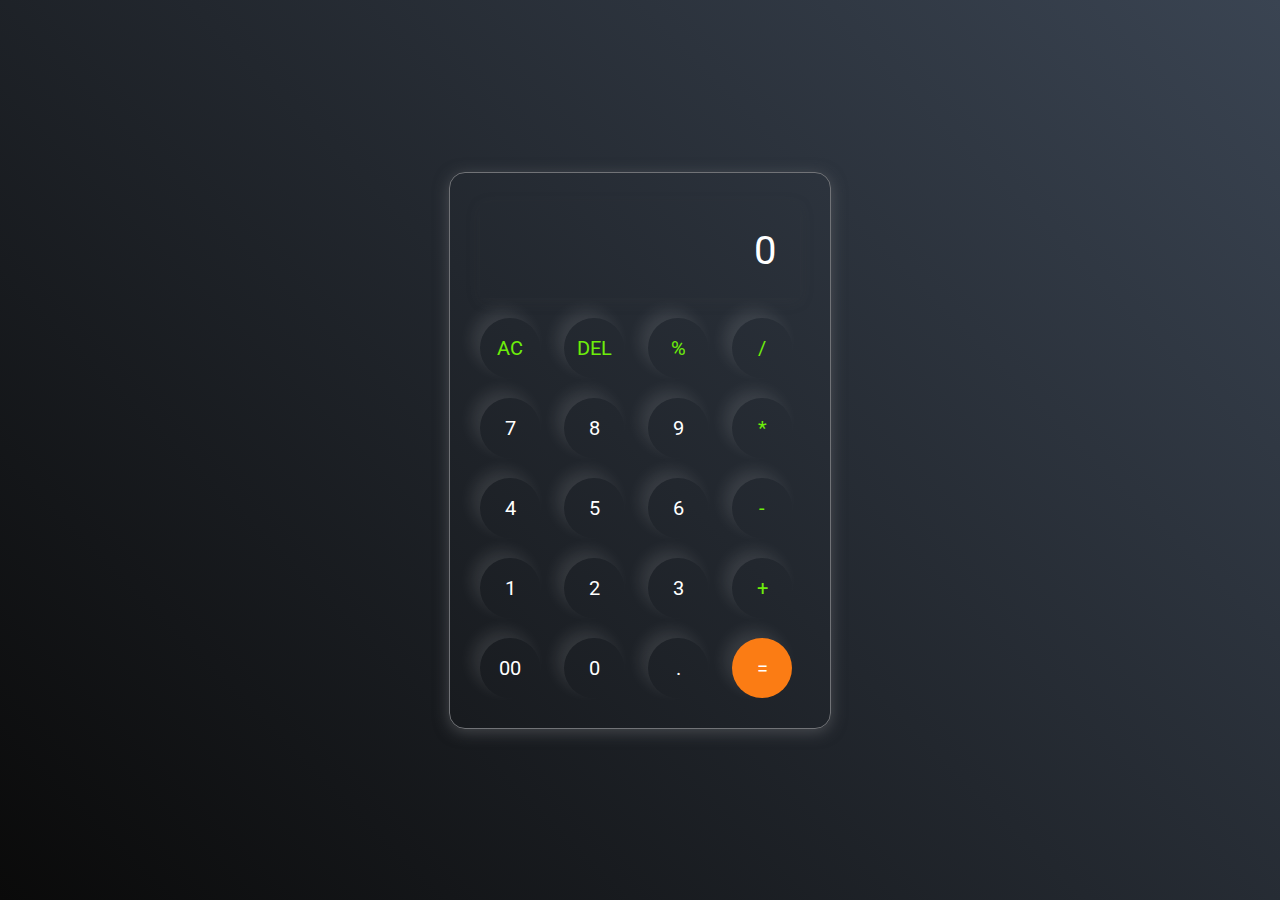
<file: LEVEL  2 - Task 1-Calculator/index.html>
<!DOCTYPE html>
<html lang="en">
<head>
    <meta charset="UTF-8">
    <meta name="viewport" content="width=device-width, initial-scale=1.0">
    <title>Calculator</title>
    <link rel="stylesheet" href="style.css">
</head>
<body>
    <div class="calculator">
        <input type="text" placeholder="0" id="inputBox">
        <div>
            <button class="operator">AC</button>
            <button class="operator">DEL</button>
            <button class="operator">%</button>
            <button class="operator">/</button>
        </div>
        <div>
            <button>7</button>
            <button>8</button>
            <button>9</button>
            <button class="operator">*</button>
        </div>
        <div>
            <button>4</button>
            <button>5</button>
            <button>6</button>
            <button class="operator">-</button>
        </div>
        <div>
            <button>1</button>
            <button>2</button>
            <button>3</button>
            <button class="operator">+</button>
        </div>
        <div>
            <button>00</button>
            <button>0</button>
            <button>.</button>
            <button class="equalBtn">=</button>
        </div>
    </div>

    <script src="script.js"></script>
</body>
</html>
</file>
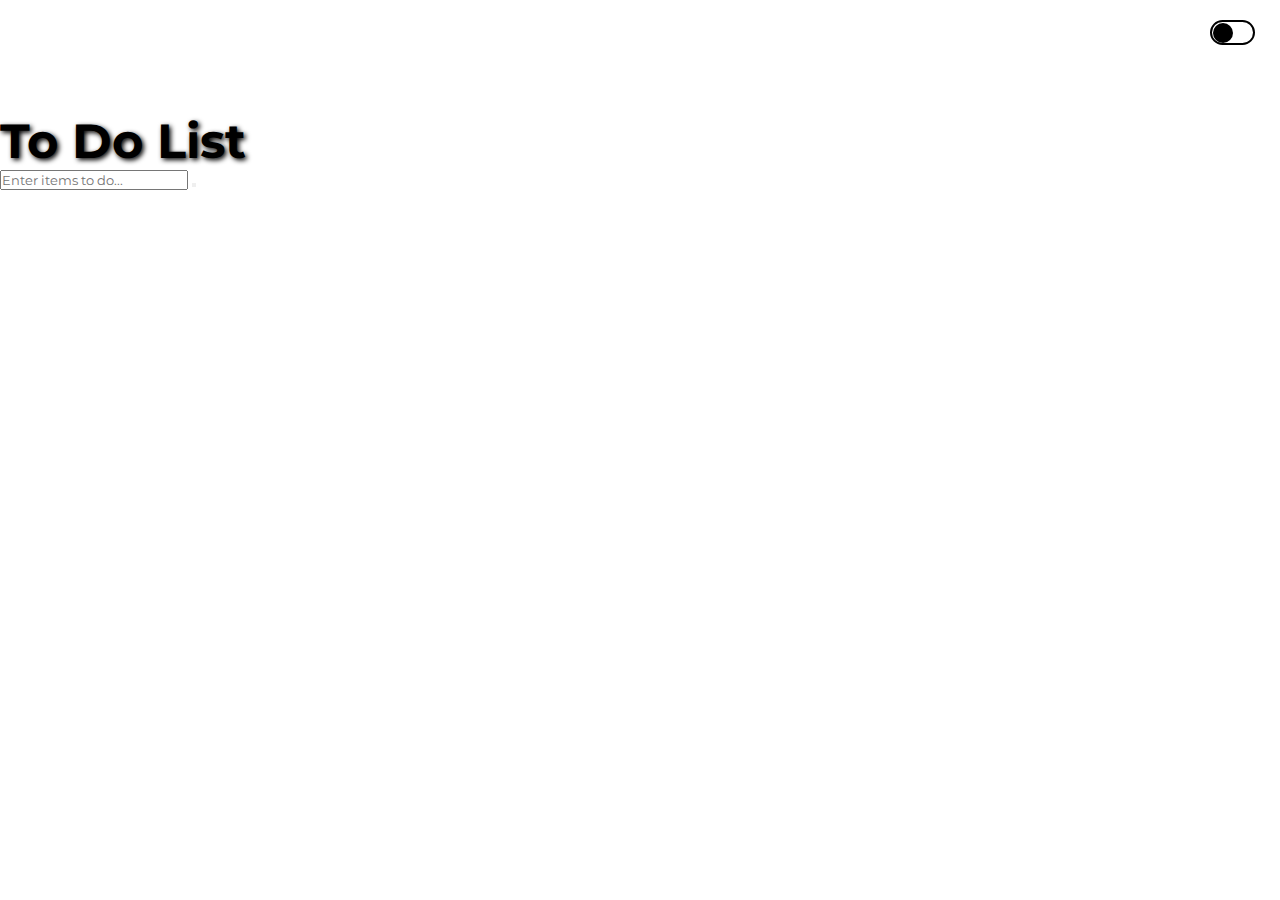
<file: LEVEL 2 - TASK 3-ToDoWebApp/index.html>
<!DOCTYPE html>
<html lang="en">

<head>
    <meta charset="UTF-8">
    <meta http-equiv="X-UA-Compatible" content="IE=edge">
    <meta name="viewport" content="width=device-width, initial-scale=1.0">
    <title>To-Do WebApp</title>
    <link rel="icon" type="image/x-icon" href="timeline.png">

    <link href="https://cdn.jsdelivr.net/npm/bootstrap@5.3.0-alpha1/dist/css/bootstrap.min.css" rel="stylesheet"
        integrity="sha384-GLhlTQ8iRABdZLl6O3oVMWSktQOp6b7In1Zl3/Jr59b6EGGoI1aFkw7cmDA6j6gD" crossorigin="anonymous">

    <link rel="stylesheet" href="https://cdnjs.cloudflare.com/ajax/libs/font-awesome/6.3.0/css/all.min.css"
        integrity="sha512-SzlrxWUlpfuzQ+pcUCosxcglQRNAq/DZjVsC0lE40xsADsfeQoEypE+enwcOiGjk/bSuGGKHEyjSoQ1zVisanQ=="
        crossorigin="anonymous" referrerpolicy="no-referrer" />
    <link href="style.css" rel="stylesheet">
</head>
<body>
    <header>
        <label id="dark-change"></label>
    </header>
    <div class="container-fluid">
        <div class="container mx-auto mt-5" style="max-width: 800px;">
            <header id="main-header" class="bg-primary text-white p-4 mb-3">
                <div class="row">
                    <div class="col-md-12">
                        <h1 id="header-title">To Do List
                            <i class="fa fa-pencil" style="float:right"></i>
                        </h1>
                    </div>
                </div>
            </header>
            <div class="card">
                <div class="card-body">
                    <div class="input-group mb-2">
                        <input type="text" class="form-control border-dark" id="inputField"
                            placeholder="Enter items to do...">
                        <button type="button" class="btn btn-primary" id="addToDo">
                            <i class="fa-solid fa-plus"></i>
                        </button>
                    </div>
                    <div class="to-dos" id="toDoContainer">
                        <!-- <div class="item">
                            <div class="content">
                                <input type="text" class="text" readonly="readonly">
                            </div>
                            <div class="actions">
                                <button class="edit btn btn-success" type="button">Edit</button>
                                <button class="delete btn btn-danger fa fa-trash"></button>
                            </div>
                        </div> -->
                    </div>
                </div>
            </div>
        </div>
    </div>

    <script src="https://cdn.jsdelivr.net/npm/bootstrap@5.3.0-alpha1/dist/js/bootstrap.bundle.min.js"
        integrity="sha384-w76AqPfDkMBDXo30jS1Sgez6pr3x5MlQ1ZAGC+nuZB+EYdgRZgiwxhTBTkF7CXvN"
        crossorigin="anonymous"></script>

    <script src="script.js"></script>
</body>

</html>
</file>
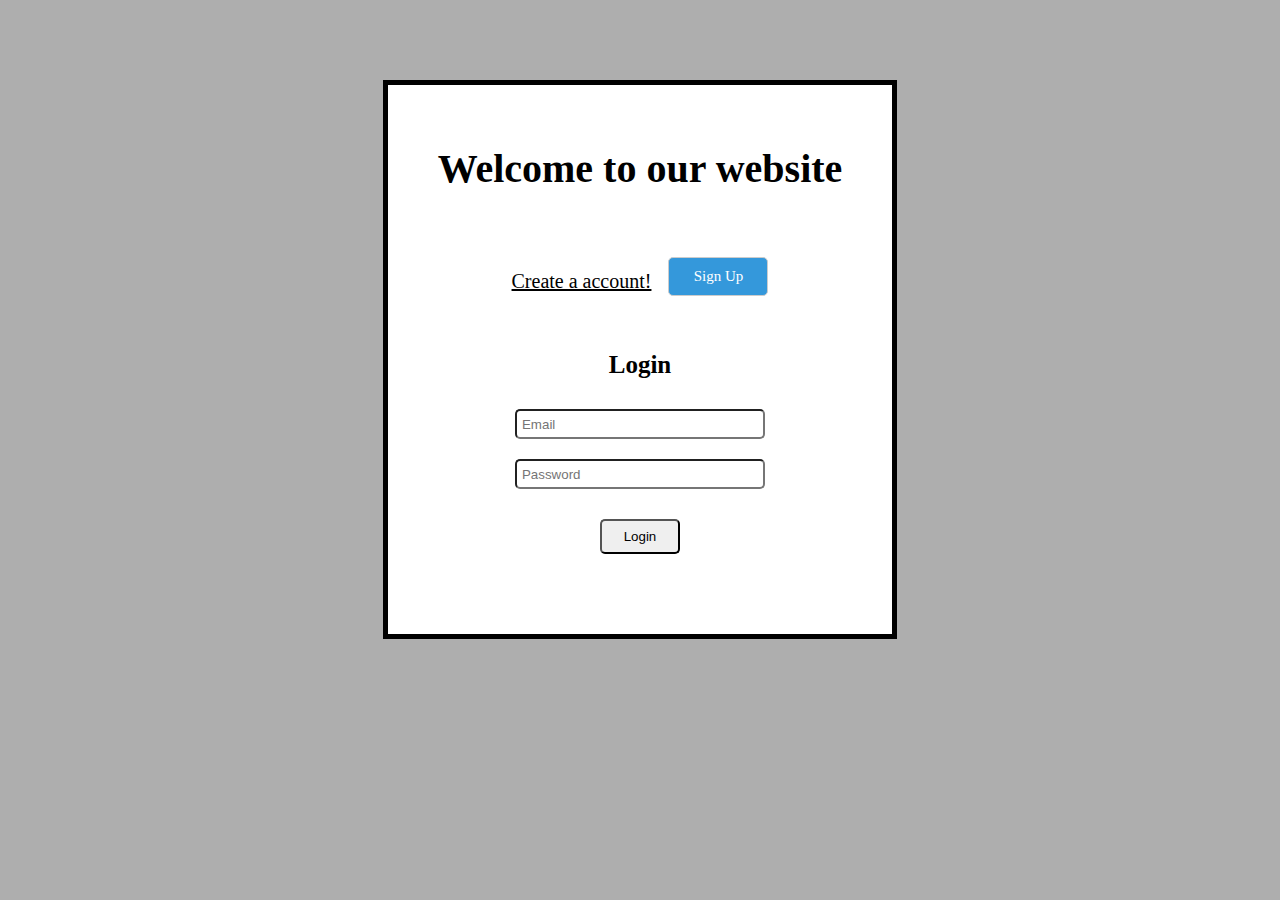
<file: LEVEL 2 - Task 4-Login Authentication/form.html>
<!DOCTYPE html>
<html>
<head>
    <title>Login/Signup Page with bcryt for validation </title>
    <link rel="stylesheet" href="style.css">
</head>
<body>
   <div class="wrapper">
    <h1>Welcome to our website</h1>

    <div class="slider-container">
        <p id="slider-text">Create a account!</p>
        <div id="slider-button" class="slider-button active">Sign Up</div>
    </div>

    <div id="login-form" class="form-container">
        <h2>Login</h2>
        <form id="login-form" class="wrap">
            <input type="email" id="login-email" placeholder="Email" required>
            <input type="password" id="login-password" placeholder="Password" required>
            <button type="submit">Login</button>
        </form>
    </div>

    <div id="signup-form" class="form-container" style="display: none;">
        <h2>Sign Up</h2>
        <form id="signup-form" class="wrap">
            <input type="email" id="signup-email" placeholder="Email" required>
            <input type="password" id="signup-password" placeholder="Password" required>
            <button type="submit">Sign Up</button>
        </form>
    </div>

    <div id="message"></div>
</div>

    <script src="script.js"></script>
</body>
</html>
</file>
<file: LEVEL  2 - Task 1-Calculator/style.css>
@import url('https://fonts.googleapis.com/css2?family=Roboto:wght@300&display=swap');

*{
    margin: 0;
    padding: 0;
    box-sizing: border-box;
    font-family: 'Roboto', sans-serif;
}

body{
    width: 100%;
    height: 100vh;
    display: flex;
    justify-content: center;
    align-items: center;
    background: linear-gradient(45deg, #0a0a0a, #3a4452);
}

.calculator{
    border: 1px solid #717377;
    padding: 20px;
    border-radius: 16px;
    background: transparent;
    box-shadow: 0px 3px 15px rgba(113, 115, 119, 0.5);

}


input{
    width: 320px;
    border: none;
    padding: 24px;
    margin: 10px;
    background: transparent;
    box-shadow: 0px 3px 15px rgba(84, 84, 84, 0.1);
    font-size: 40px;
    text-align: right;
    cursor: pointer;
    color: #ffffff;

}

input::placeholder{
    color: #ffffff;
}

button{
    border: none;
    width: 60px;
    height: 60px;
    margin: 10px;
    border-radius: 50%;
    background: transparent;
    color: #ffffff;
    font-size: 20px;
    box-shadow: -8px -8px 15px rgba(255,255,255,0.1);
    cursor: pointer;
}


.equalBtn {
    background-color: #fb7c14;

}

.operator{
    color: #6dee0a;
}
</file>
<file: LEVEL 2 - TASK 3-ToDoWebApp/style.css>
@import url('https://fonts.googleapis.com/css2?family=Montserrat:ital,wght@0,200;0,300;0,400;0,500;1,400&display=swap');

* {
    padding: 0;
    margin: 0;
    box-sizing: border-box;
    font-family: 'Montserrat', sans-serif;
}


label {
    position: absolute;
    width: 45px;
    height: 25px;
    right: 25px;
    top: 20px;
    border: 2px solid;
    border-radius: 20px;
}

label::before {
    position: absolute;
    content: '';
    width: 20px;
    height: 20px;
    left: 1px;
    top: 1px;
    cursor: pointer;
    border-radius: 50%;
    background: #000;
    transition: 0.4s;
}

label.active::before {
    left: 20px;
    background: #fff;
}

body.night {
    transition: 0.2s;
    background: #000038;
    color: #fff;
}

#main-header {
    border-radius: 5px;
}

#header-title {
    font-size: 3rem;
    font-weight: bold;
    text-shadow: 2px 2px 5px #000;
}

.container {
    width: 50%;
    margin-top: 7em;
}

@media screen and (max-width: 800px) {
    .container {
        width: 70%;
    }
}

@media screen and (max-width: 650px) {
    .container {
        width: 80%;
    }
}

@media screen and (max-width: 500px) {
    .container {
        width: 99%;
    }

    #header-title {
        font-size: 2rem;
    }
}

.item {
    display: flex;
    flex-direction: row;
    padding: 1rem;
    border-bottom: 4px solid #000;
}

.content {
    background: #000;
    display: 1 1 0%;
    width: 90%;
}

.item .content .text {
    font-size: 1.125rem;
    width: 100%;
    border-color: transparent;
}

.item .content .text:hover {
    cursor: context-menu;
}

.item .actions {
    display: flex;
}

.item .actions button {
    margin-left: 0.5rem;
    font-weight: bold;
    font-size: 0.9rem;
    padding: 2px 6px;
}
</file>
<file: LEVEL 2 - Task 4-Login Authentication/style.css>
.form-container {
    max-width: 300px;
    margin: 0 auto;
    transition: transform 0.3s;
}


.slider-button-container {
    display: flex;
    justify-content: center;
    max-width: 300px;
    margin: 20px auto;
}

.slider-button {
    cursor: pointer;
    padding: 10px 20px;
    border: 1px solid #ccc;
    border-radius: 5px;
    background-color: #fff;
    color: #333;
    transition: background-color 0.3s;
}

.slider-button.active {
    background-color: #3498db;
    color: #fff;
}

.slider-container {
    display: flex;
    align-items: center;
}

*{
    margin: 0;
    padding: 0;
    box-sizing: border-box;
}

body{
    display: flex;
    justify-content: center;
    align-items: center;
    flex-direction: column;
    background: #aeaeae;
    padding-top: 80px;
}

.wrapper{
    border: 5px solid black;
    background: #fff;
}

.slider-container,
.form-container{
    display: flex;
    justify-content: center;
    align-items: center;
    flex-direction: row;
}

h1{
    padding: 50px;
    margin-top: 10px;
    font-size: 40px;
}

.slider-container{
    margin: 15px;
}

.slider-container p{
    margin-right: 12px;
    font-size: 20px;
    text-decoration: underline;
}

.slider-container div{
    margin-left: 5px;
    height: 40px;
    width: 80px;
    margin-bottom: 10px;
}

#slider-button{
    font-size: 15px;
    height: 4%;
    width: 100px;
    text-align: center;
    justify-content: center;
}

.form-container{
    width: 500px;
    display: flex;
    flex-direction: column;
}

.form-container h2{
    text-align: center;
    margin-top: 30px;
    margin-bottom: 20px;
    font-size: 25px;
}

.wrap{
    display: flex;
    align-items: center;
    justify-content: center;
    flex-direction: column;
}

#login-email,
#signup-email,
#login-password,
#signup-password{
    padding: 5px;
    margin: 10px;
    width: 250px;
    height: 30px;
    border-radius: 5px;
}

button{
    margin: 20px;
    height: 35px;
    width: 80px;
    border-radius: 5px;
}

#message{
    display: flex;
    align-items: center;
    justify-content: center;
    font-size: 25px;
    font-style: bold;
    padding: 30px;
    transition: ease-in 0.3s;
    color: black;
}
</file>
